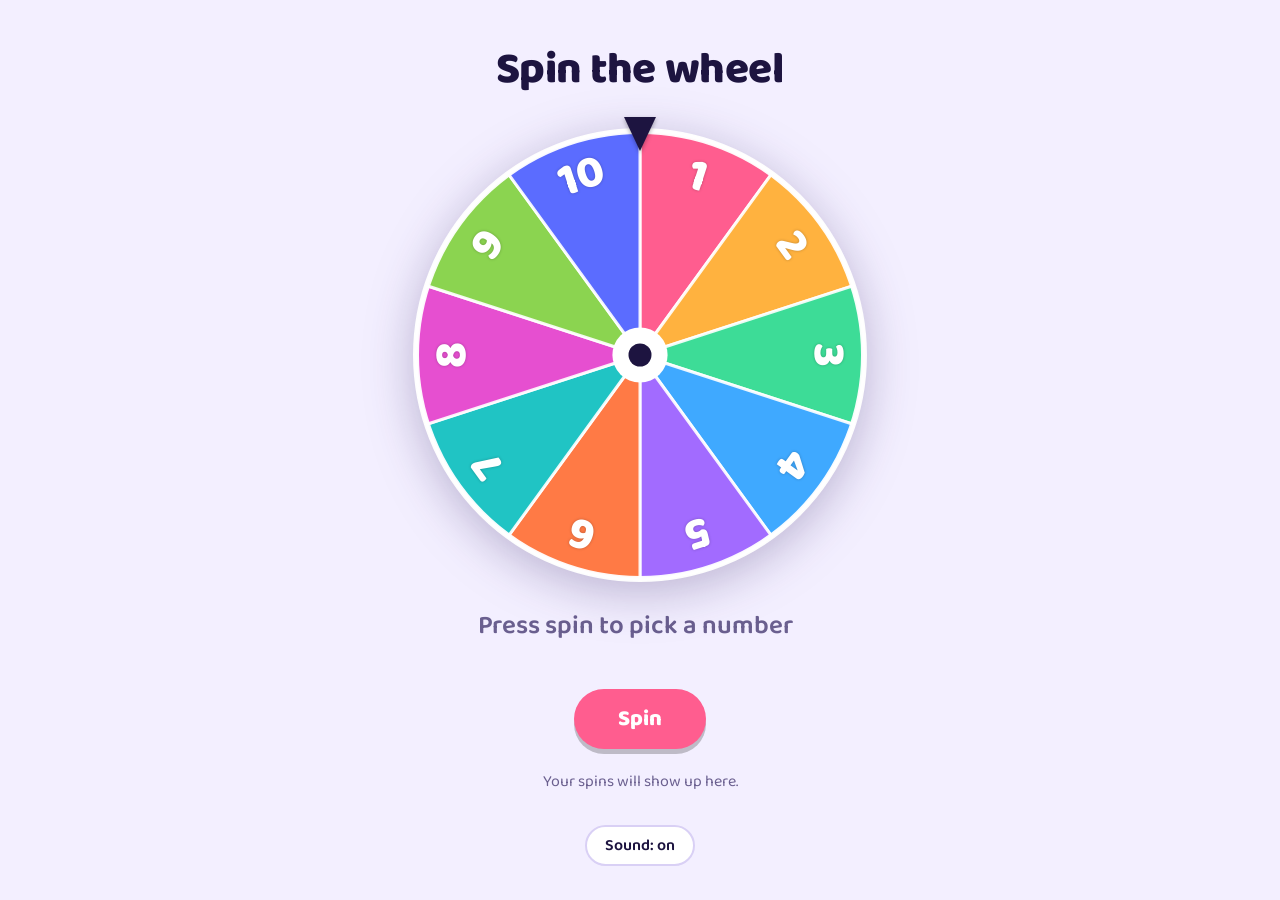
<file: index.html>
<!DOCTYPE html>
<html lang="en">
<head>
<meta charset="utf-8">
<meta name="viewport" content="width=device-width, initial-scale=1, viewport-fit=cover">
<title>Spin the Wheel 1–10</title>
<link rel="preconnect" href="https://fonts.googleapis.com">
<link rel="preconnect" href="https://fonts.gstatic.com" crossorigin>
<link href="https://fonts.googleapis.com/css2?family=Baloo+2:wght@600;800&display=swap" rel="stylesheet">
<style>
:root{
  --bg:#f3efff; --ink:#1d1440; --muted:#6a5f8f; --panel:#ffffff; --accent:#ff5d8f; --accent-ink:#ffffff; --line:#d9d0f5;
  box-sizing:border-box;
  padding-top:env(safe-area-inset-top,0px);
  padding-bottom:env(safe-area-inset-bottom,0px);
}
@media (prefers-color-scheme:dark){
  :root:not([data-theme="light"]){--bg:#150f2e; --ink:#f4efff; --muted:#a99fd1; --panel:#231a45; --line:#3a2d6b;}
}
:root[data-theme="dark"]{--bg:#150f2e; --ink:#f4efff; --muted:#a99fd1; --panel:#231a45; --line:#3a2d6b;}
*{box-sizing:border-box}
html{scroll-padding-top:env(safe-area-inset-top,0px)}
body{
  margin:0; min-height:100vh; background:var(--bg); color:var(--ink);
  font-family:"Baloo 2",system-ui,-apple-system,"Segoe UI",Roboto,sans-serif;
  display:flex; flex-direction:column; align-items:center; justify-content:center;
  gap:20px; padding:24px 16px;
}
h1{margin:0; font-size:clamp(28px,6vw,44px); font-weight:800; letter-spacing:-.01em}
.stage{position:relative; width:min(88vw,460px); aspect-ratio:1}
canvas{width:100%; height:100%; display:block; cursor:pointer; border-radius:50%; filter:drop-shadow(0 10px 24px rgba(40,20,90,.28))}
.pointer{
  position:absolute; left:50%; top:-8px; transform:translateX(-50%);
  width:0; height:0; border-left:16px solid transparent; border-right:16px solid transparent;
  border-top:34px solid var(--ink); filter:drop-shadow(0 2px 2px rgba(0,0,0,.3)); pointer-events:none;
}
.result{
  min-height:64px; font-size:clamp(20px,4vw,26px); font-weight:600; color:var(--muted);
  display:flex; align-items:baseline; gap:10px;
}
.result b{font-size:clamp(44px,9vw,64px); font-weight:800; color:var(--ink); line-height:1}
button.spin{
  font:inherit; font-size:22px; font-weight:800; padding:12px 44px; border:0; border-radius:999px;
  background:var(--accent); color:var(--accent-ink); cursor:pointer; box-shadow:0 5px 0 rgba(0,0,0,.22);
  transition:transform .08s, box-shadow .08s;
}
button.spin:active:not(:disabled){transform:translateY(3px); box-shadow:0 2px 0 rgba(0,0,0,.22)}
button.spin:disabled{opacity:.55; cursor:default}
button:focus-visible,canvas:focus-visible{outline:3px solid var(--ink); outline-offset:4px}
.history{display:flex; flex-wrap:wrap; gap:8px; justify-content:center; max-width:460px; min-height:36px}
.history span{
  min-width:36px; height:36px; padding:0 8px; display:grid; place-items:center; border-radius:10px;
  background:var(--panel); border:2px solid var(--line); font-weight:800;
}
.history:empty::before{content:"Your spins will show up here."; color:var(--muted); font-size:16px}
button.mute{
  font:inherit; font-size:16px; font-weight:600; padding:6px 18px; border-radius:999px;
  border:2px solid var(--line); background:var(--panel); color:var(--ink); cursor:pointer;
}
</style>
</head>
<body>
<h1>Spin the wheel</h1>
<div class="stage">
  <canvas id="wheel" tabindex="0" aria-label="Wheel with numbers 1 to 10. Press to spin."></canvas>
  <div class="pointer"></div>
</div>
<div class="result" aria-live="polite"><span id="label">Press spin to pick a number</span><b id="num"></b></div>
<button class="spin" id="spin">Spin</button>
<div class="history" id="history" aria-label="Previous spins"></div>
<button class="mute" id="mute" aria-pressed="true">Sound: on</button>

<script>
(function(){
  var N=10, SEG=2*Math.PI/N, TAU=2*Math.PI;
  var COLORS=["#ff5d8f","#ffb23f","#3ddc97","#3fa9ff","#a26bff","#ff7a45","#20c4c4","#e64fd0","#8bd450","#5b6cff"];
  var canvas=document.getElementById("wheel"), ctx=canvas.getContext("2d");
  var spinBtn=document.getElementById("spin"), num=document.getElementById("num"),
      label=document.getElementById("label"), hist=document.getElementById("history");
  var rot=0, spinning=false, size=0, lastIdx=0;
  var audio=null, soundOn=true;
  var reduce=window.matchMedia("(prefers-reduced-motion: reduce)").matches;

  function mod(a,b){return ((a%b)+b)%b}
  function segAt(){return Math.floor(mod(-rot,TAU)/SEG)}

  function getAudio(){
    if(!audio){var AC=window.AudioContext||window.webkitAudioContext; if(AC) audio=new AC();}
    if(audio&&audio.state==="suspended") audio.resume();
    return audio;
  }
  function tone(freq,dur,type,vol,delay){
    if(!soundOn) return;
    var a=getAudio(); if(!a) return;
    var t=a.currentTime+(delay||0), o=a.createOscillator(), g=a.createGain();
    o.type=type; o.frequency.value=freq;
    g.gain.setValueAtTime(0.0001,t);
    g.gain.exponentialRampToValueAtTime(vol,t+0.005);
    g.gain.exponentialRampToValueAtTime(0.0001,t+dur);
    o.connect(g); g.connect(a.destination); o.start(t); o.stop(t+dur+0.02);
  }
  function tick(){tone(900,0.05,"triangle",0.18)}
  function chime(){[523,659,784,1047].forEach(function(f,i){tone(f,0.35,"sine",0.22,i*0.13)})}

  function resize(){
    var dpr=window.devicePixelRatio||1, w=canvas.clientWidth;
    size=w; canvas.width=w*dpr; canvas.height=w*dpr;
    ctx.setTransform(dpr,0,0,dpr,0,0);
    draw();
  }

  function draw(){
    var c=size/2, R=c-6;
    ctx.clearRect(0,0,size,size);
    for(var i=0;i<N;i++){
      var a0=-Math.PI/2+rot+i*SEG, a1=a0+SEG;
      ctx.beginPath(); ctx.moveTo(c,c); ctx.arc(c,c,R,a0,a1); ctx.closePath();
      ctx.fillStyle=COLORS[i]; ctx.fill();
      ctx.lineWidth=3; ctx.strokeStyle="rgba(255,255,255,.9)"; ctx.stroke();
      ctx.save();
      ctx.translate(c,c); ctx.rotate(a0+SEG/2+Math.PI/2);
      ctx.textAlign="center"; ctx.textBaseline="middle";
      ctx.fillStyle="#fff"; ctx.font="800 "+Math.round(size*0.1)+"px 'Baloo 2',system-ui,sans-serif";
      ctx.shadowColor="rgba(0,0,0,.25)"; ctx.shadowBlur=3;
      ctx.fillText(String(i+1),0,-(R-size*0.09));
      ctx.restore();
    }
    ctx.beginPath(); ctx.arc(c,c,R,0,TAU); ctx.lineWidth=6; ctx.strokeStyle="rgba(255,255,255,.95)"; ctx.stroke();
    ctx.beginPath(); ctx.arc(c,c,size*0.06,0,TAU); ctx.fillStyle="#fff"; ctx.fill();
    ctx.beginPath(); ctx.arc(c,c,size*0.025,0,TAU); ctx.fillStyle="#1d1440"; ctx.fill();
  }

  function spin(){
    if(spinning) return;
    spinning=true; spinBtn.disabled=true; num.textContent=""; label.textContent="Spinning…";
    if(soundOn) getAudio();
    lastIdx=segAt();
    var winner=Math.floor(Math.random()*N);
    var jitter=(Math.random()-.5)*SEG*0.7;
    var target=-((winner+.5)*SEG+jitter);
    var start=rot, extra=(reduce?1:5+Math.floor(Math.random()*3))*TAU;
    var delta=mod(target-start,TAU)+extra;
    var dur=reduce?600:4600, t0=null;
    function step(t){
      if(t0===null) t0=t;
      var p=Math.min((t-t0)/dur,1), e=1-Math.pow(1-p,4);
      rot=start+delta*e; draw();
      var idx=segAt(); if(idx!==lastIdx){lastIdx=idx; tick();}
      if(p<1){requestAnimationFrame(step)} else finish(winner);
    }
    requestAnimationFrame(step);
  }

  function finish(winner){
    rot=mod(rot,TAU); spinning=false; spinBtn.disabled=false;
    label.textContent="You got"; num.textContent=winner+1;
    chime();
    var chip=document.createElement("span"); chip.textContent=winner+1;
    hist.insertBefore(chip,hist.firstChild);
    while(hist.children.length>10) hist.removeChild(hist.lastChild);
  }

  var muteBtn=document.getElementById("mute");
  muteBtn.addEventListener("click",function(){
    soundOn=!soundOn;
    muteBtn.textContent="Sound: "+(soundOn?"on":"off");
    muteBtn.setAttribute("aria-pressed",String(soundOn));
  });
  spinBtn.addEventListener("click",spin);
  canvas.addEventListener("click",spin);
  canvas.addEventListener("keydown",function(e){if(e.key==="Enter"||e.key===" "){e.preventDefault();spin()}});
  window.addEventListener("resize",resize);
  if(document.fonts&&document.fonts.ready) document.fonts.ready.then(draw);
  resize();
})();
</script>
</body>
</html>
</file>
